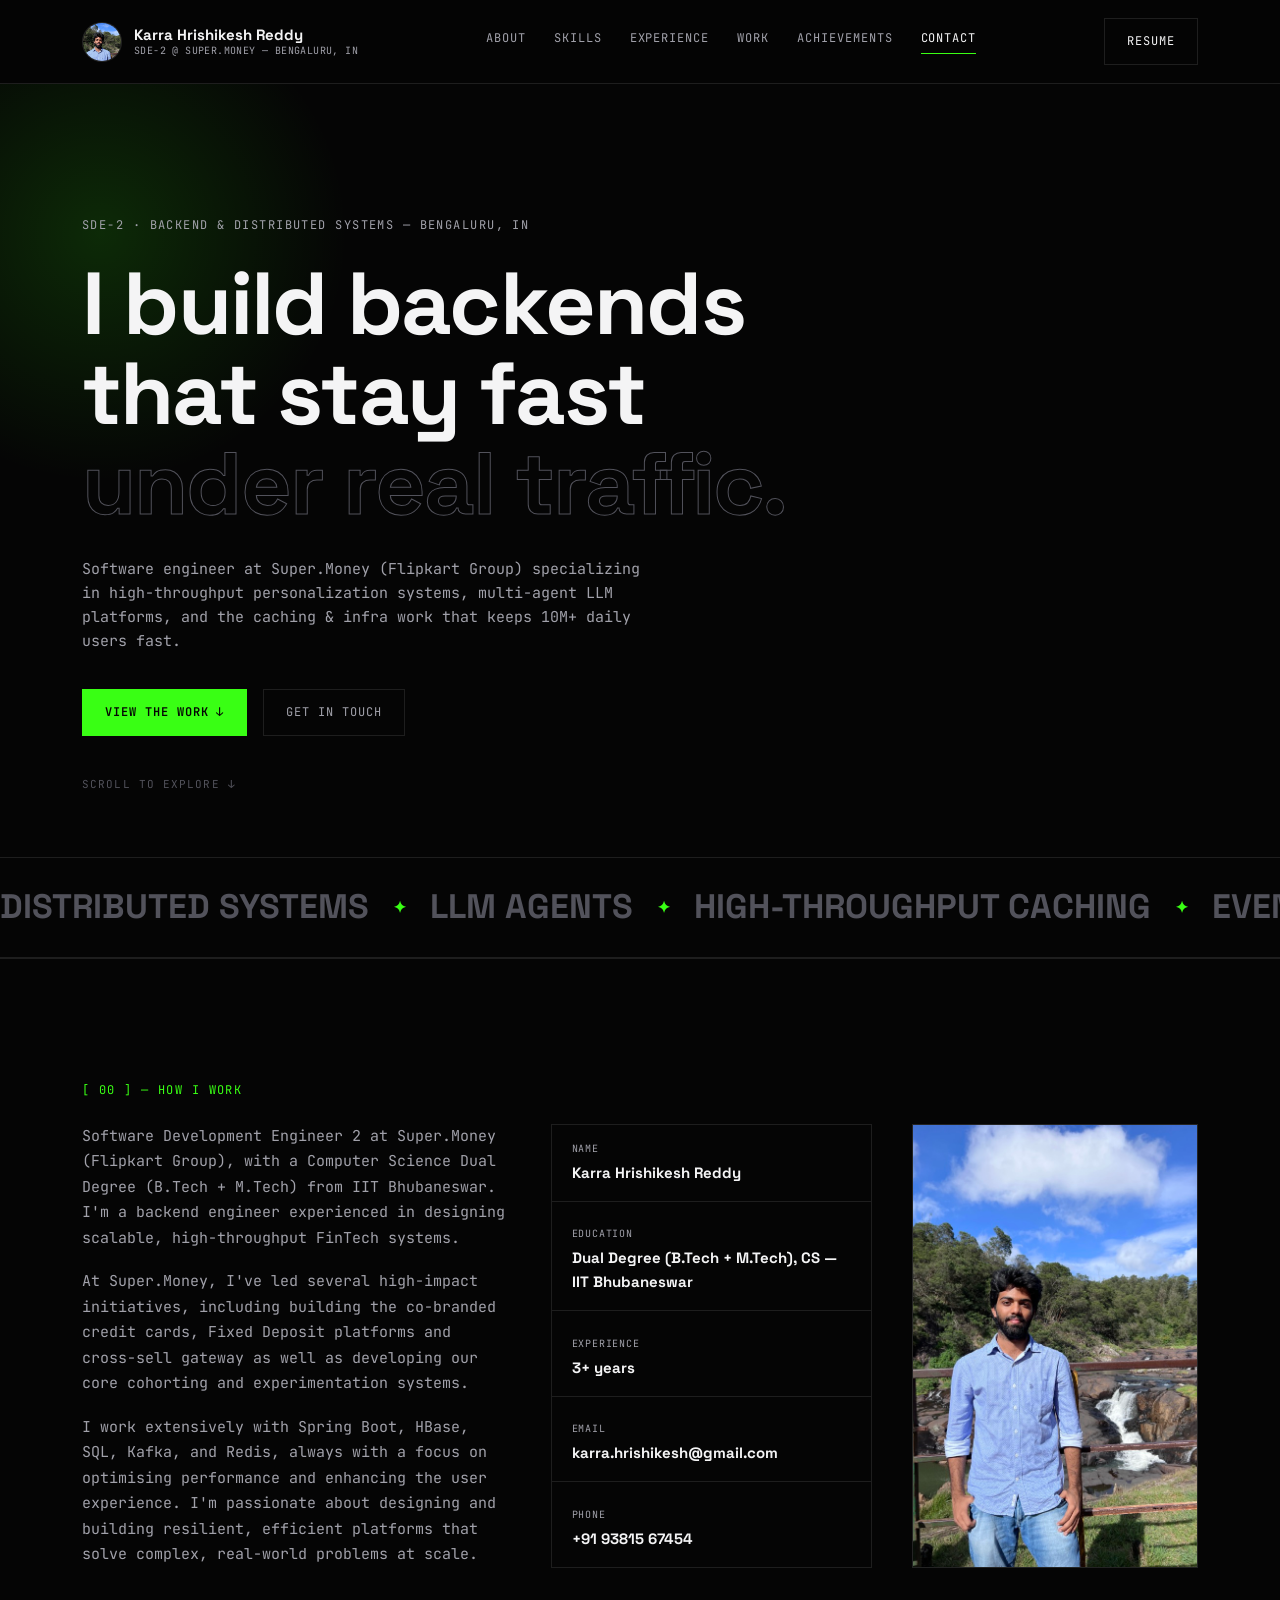
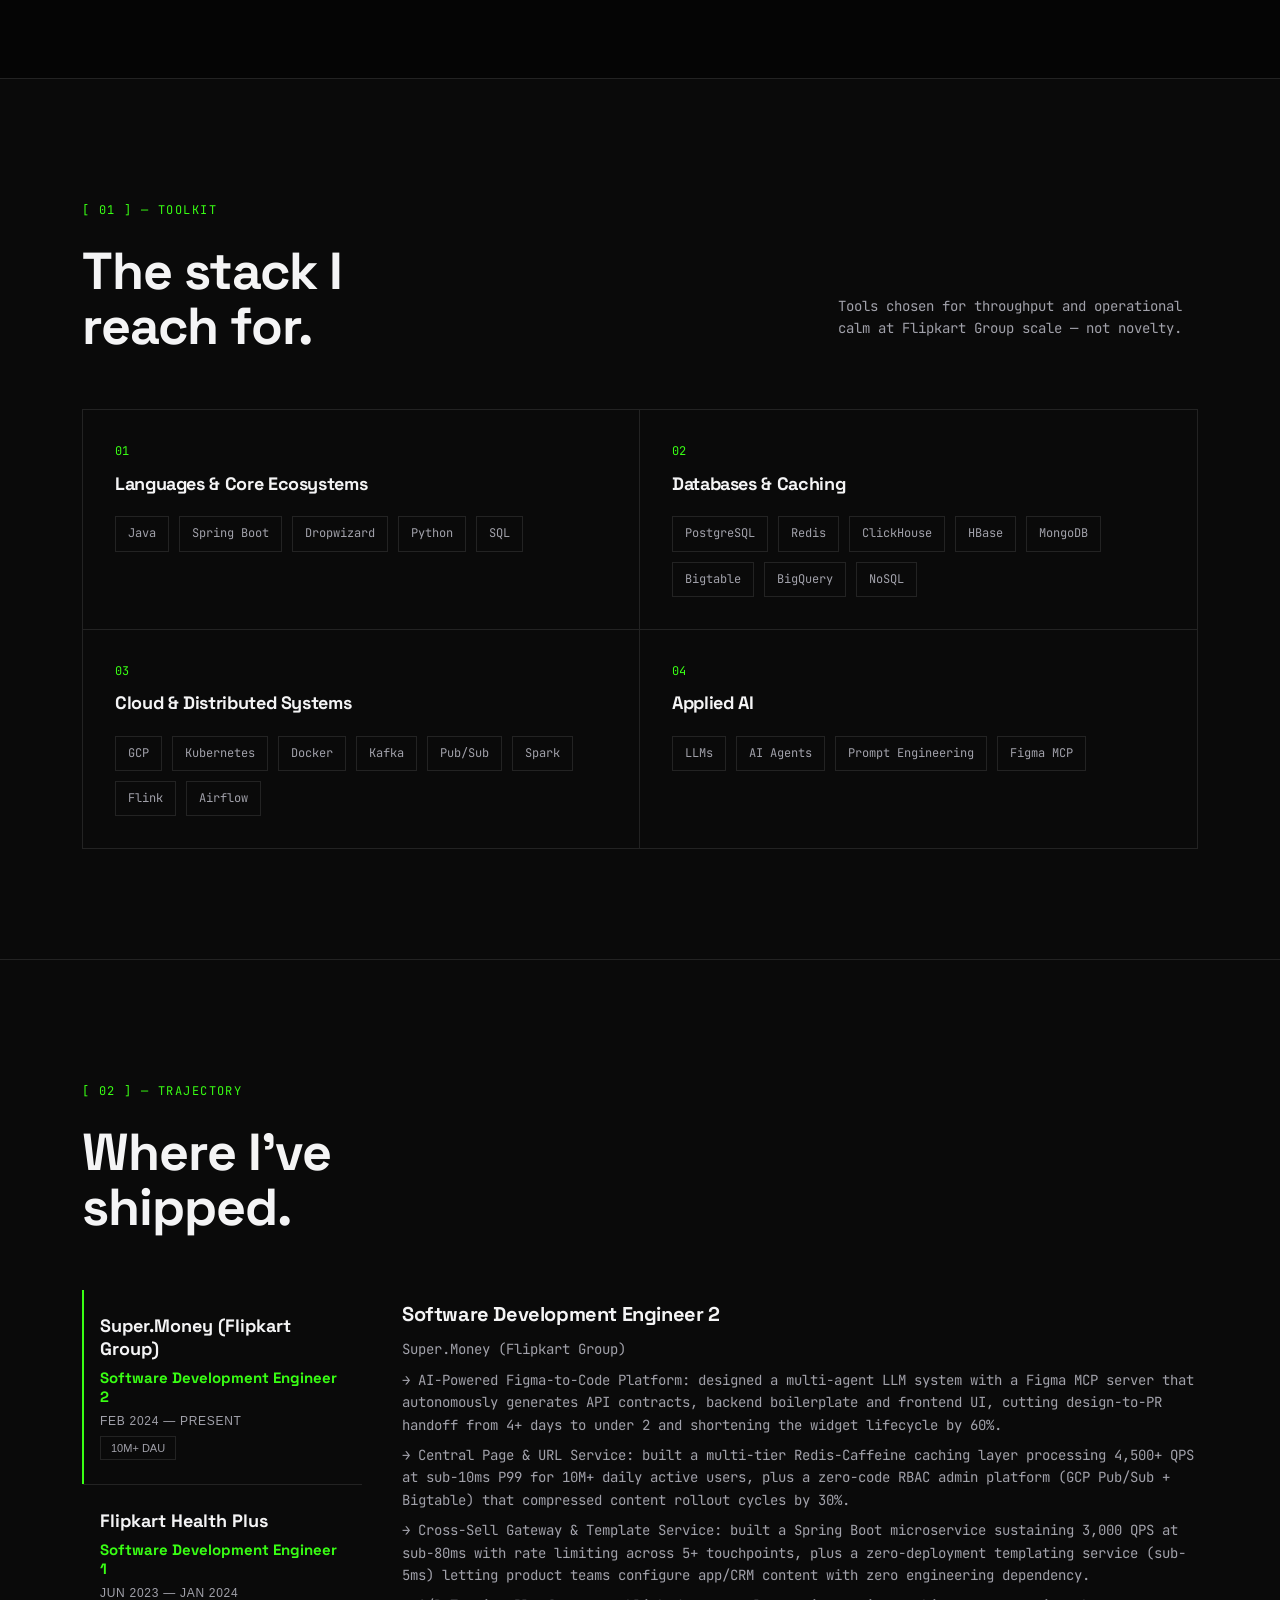
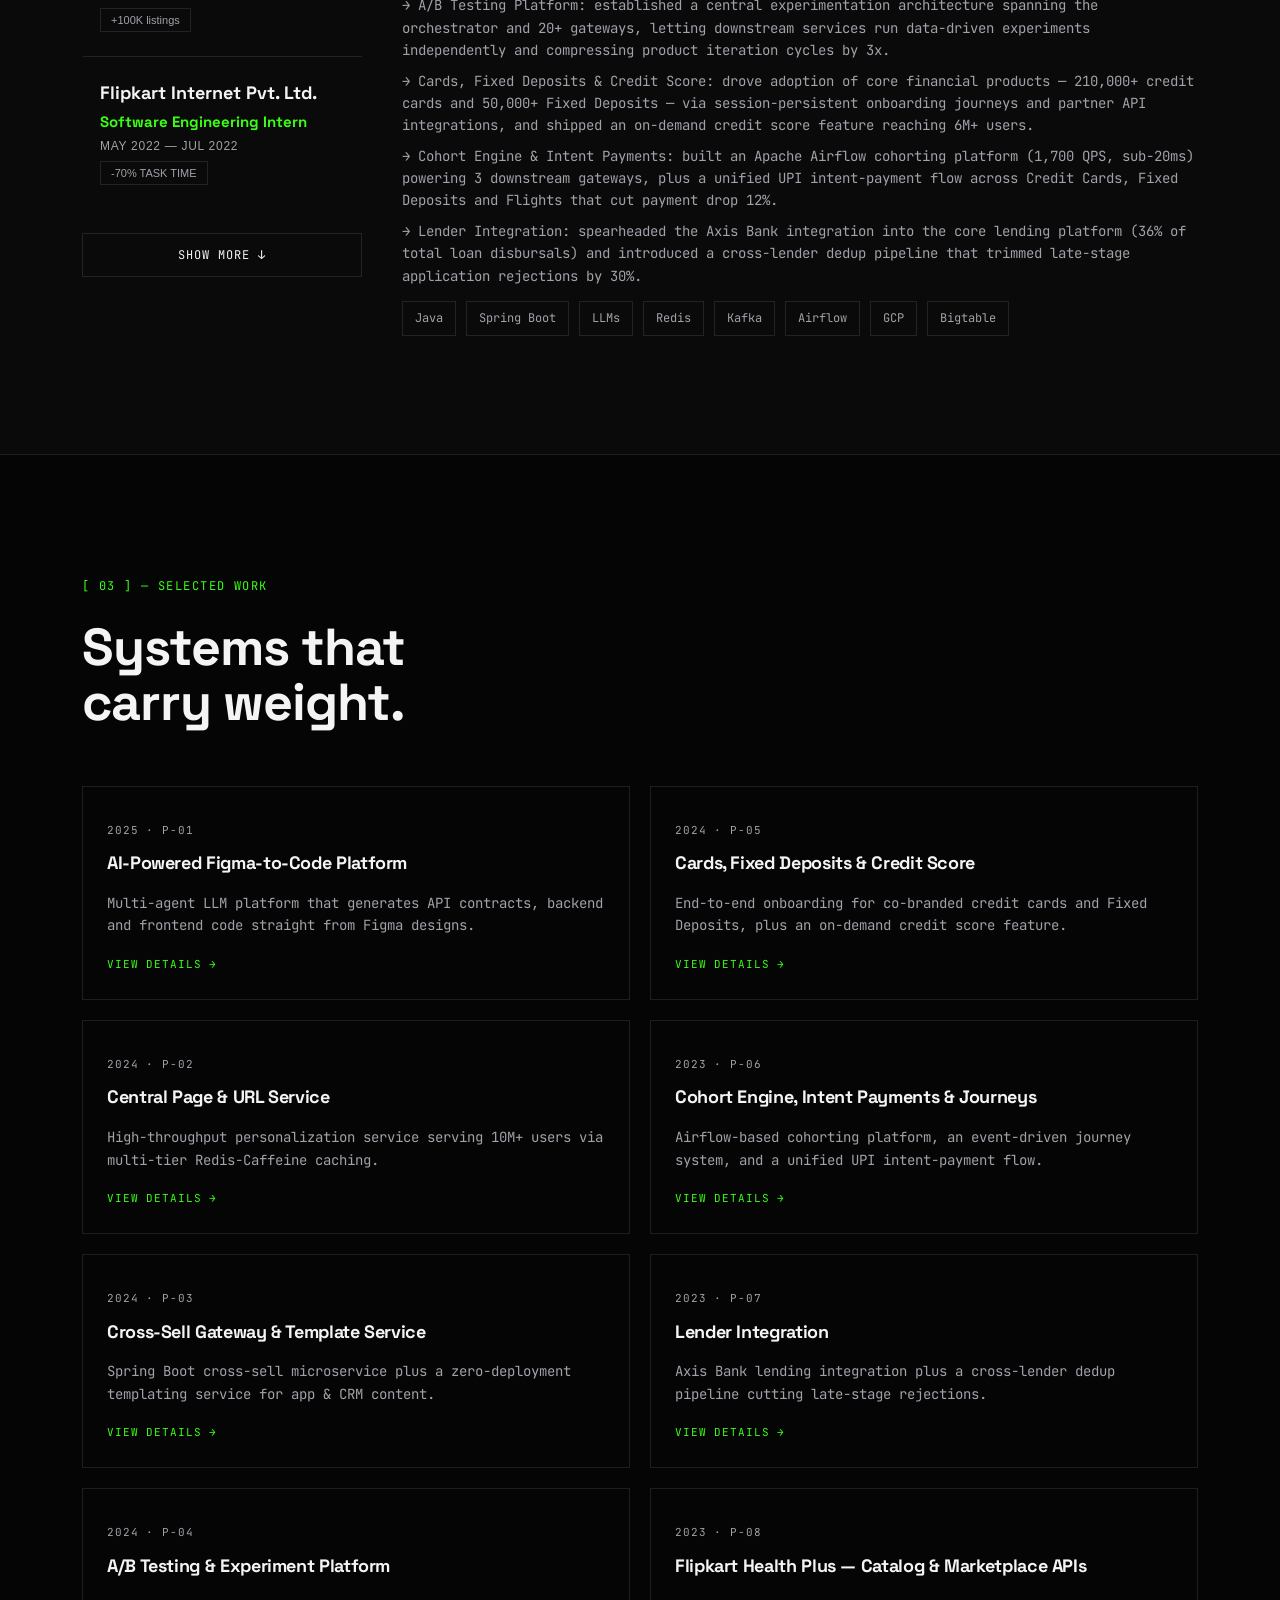
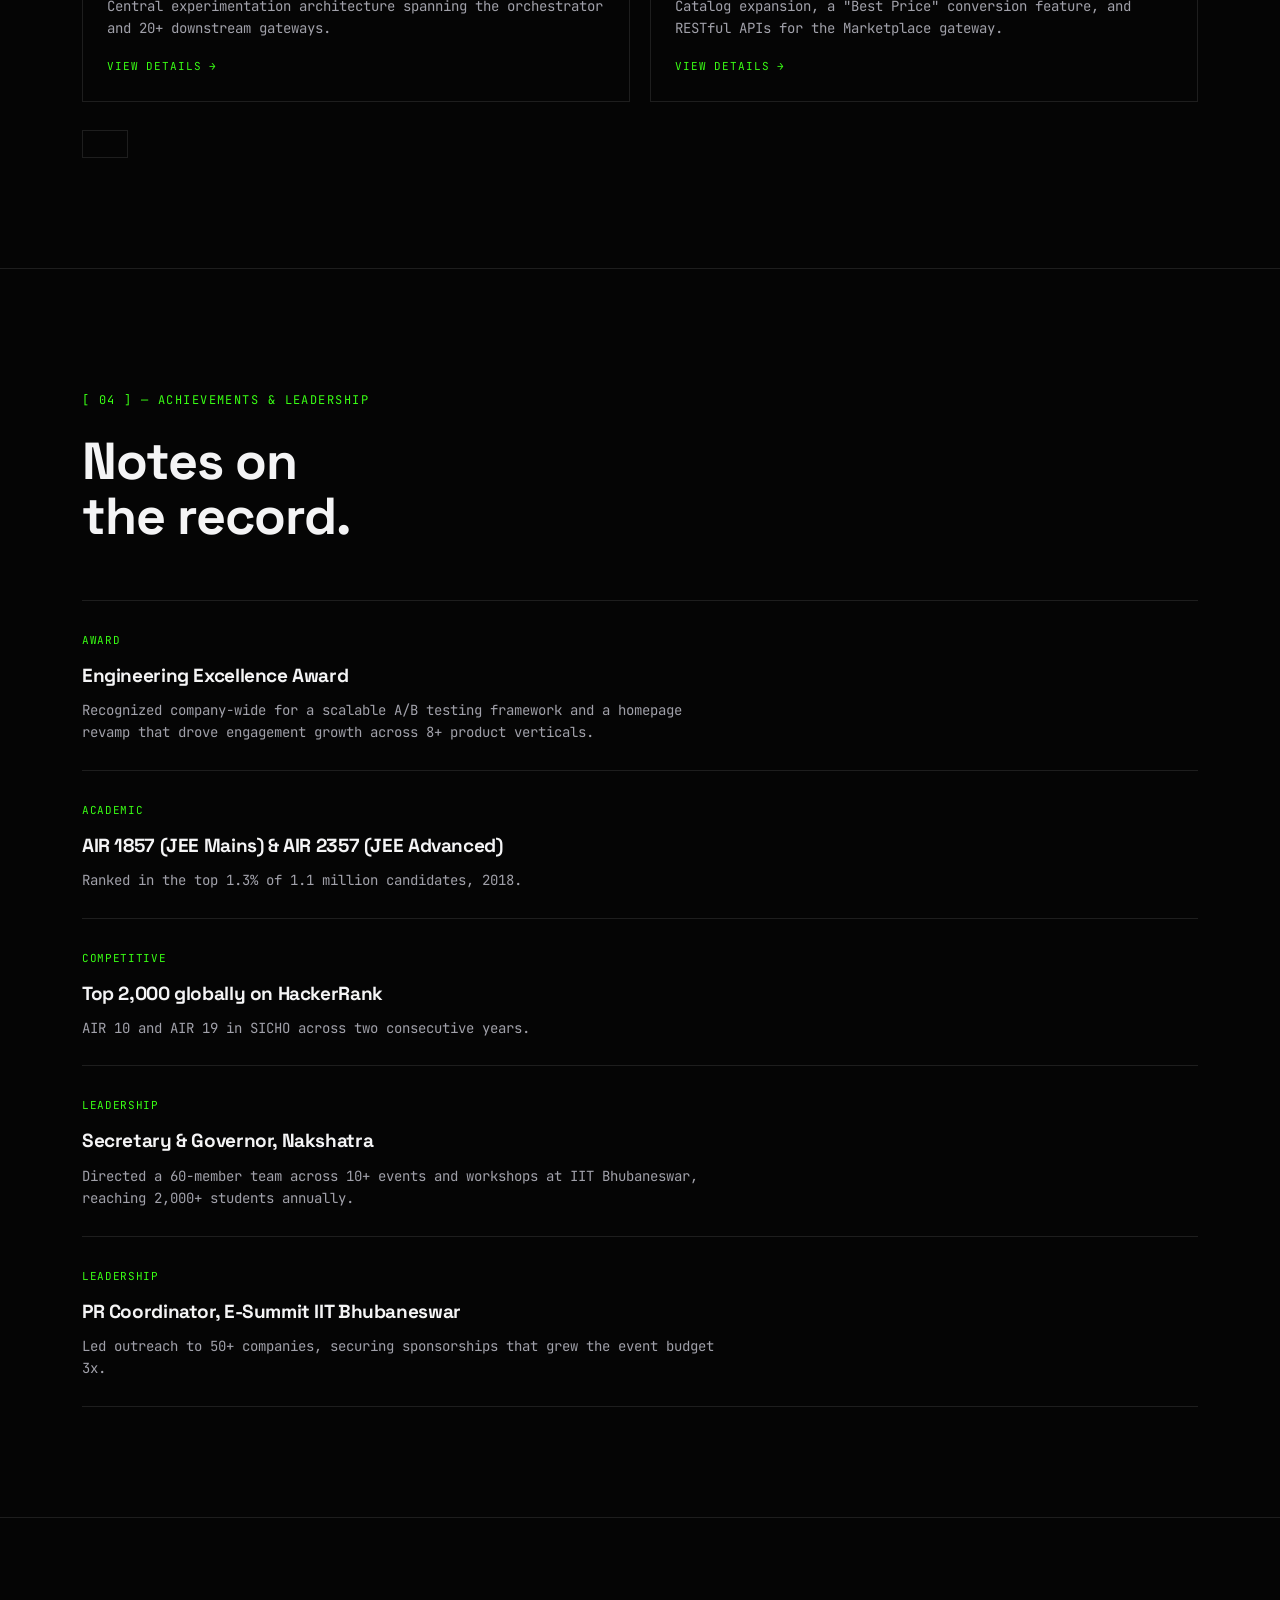
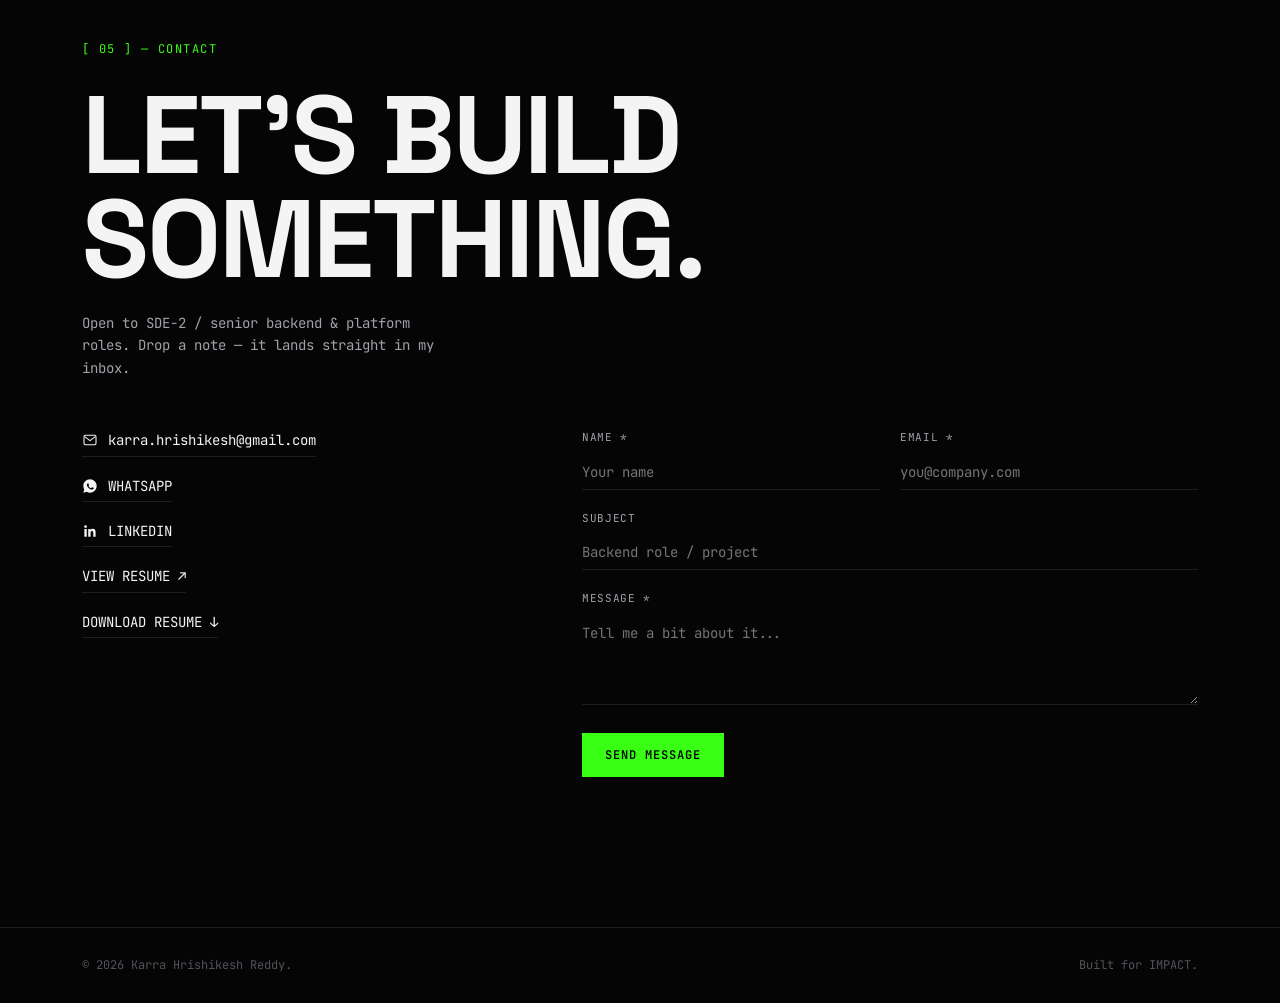
<file: index.html>
<!DOCTYPE html>
<html lang="en">
<head>
<meta charset="UTF-8" />
<meta name="viewport" content="width=device-width, initial-scale=1.0" />
<title>Karra Hrishikesh Reddy — Backend & Distributed Systems Engineer</title>
<meta name="description" content="Software Development Engineer specializing in high-throughput backend systems, personalization platforms and applied AI. SDE-2 at Super.Money (Flipkart Group)." />
<link rel="icon" href="data:," />
<link rel="preconnect" href="https://fonts.googleapis.com" />
<link rel="preconnect" href="https://fonts.gstatic.com" crossorigin />
<link href="https://fonts.googleapis.com/css2?family=JetBrains+Mono:wght@400;500;600;700&family=Space+Grotesk:wght@500;700&display=swap" rel="stylesheet" />
<link rel="stylesheet" href="style.css" />
</head>
<body>

<header class="nav" id="nav">
  <div class="nav-inner">
    <a href="#top" class="brand">
      <img class="avatar" id="brand-avatar" src="" alt="" />
      <span class="brand-text">
        <span class="brand-name" id="brand-name"></span>
        <span class="brand-role" id="brand-role"></span>
      </span>
    </a>
    <nav class="nav-links" id="nav-links"></nav>
    <div class="nav-actions">
      <a id="nav-resume" target="_blank" rel="noopener" class="btn btn-outline nav-resume">RESUME</a>
      <button class="nav-toggle" id="nav-toggle" aria-label="Toggle menu"><span></span><span></span><span></span></button>
    </div>
  </div>
</header>

<main id="top">

  <!-- HERO -->
  <section class="hero">
    <div class="hero-glow"></div>
    <div class="container">
      <p class="eyebrow reveal" id="hero-eyebrow"></p>
      <h1 class="hero-title reveal" id="hero-title"></h1>
      <p class="hero-sub reveal" id="hero-sub"></p>
      <div class="hero-cta reveal" id="hero-cta"></div>
      <p class="scroll-hint reveal" id="hero-scroll-hint"></p>
    </div>

    <div class="marquee">
      <div class="marquee-track" id="marquee-track"></div>
    </div>
  </section>

  <!-- MANIFESTO / APPROACH -->
  <section class="section" id="manifesto">
    <div class="container">
      <p class="section-label reveal" id="about-label"></p>

      <div class="manifesto-grid">
        <div class="about-bio reveal" id="about-bio"></div>
        <div class="about-details reveal" id="about-details"></div>
        <img class="about-photo reveal" id="about-photo" src="" alt="" />
      </div>
    </div>
  </section>

  <!-- TOOLKIT -->
  <section class="section section-alt" id="toolkit">
    <div class="container">
      <p class="section-label reveal" id="toolkit-label"></p>
      <div class="section-head">
        <h2 class="reveal" id="toolkit-heading"></h2>
        <p class="section-desc reveal" id="toolkit-desc"></p>
      </div>

      <div class="toolkit-grid reveal" id="toolkit-grid"></div>
    </div>
  </section>

  <!-- TRAJECTORY -->
  <section class="section section-alt" id="trajectory">
    <div class="container">
      <p class="section-label reveal" id="trajectory-label"></p>
      <div class="section-head">
        <h2 class="reveal" id="trajectory-heading"></h2>
      </div>

      <div class="timeline">
        <div class="timeline-tabs-col">
          <div class="timeline-tabs" id="timeline-tabs"></div>
          <button class="btn btn-outline timeline-more-btn" id="timeline-more-btn" type="button" hidden></button>
        </div>
        <div class="timeline-panel" id="timeline-panel"></div>
      </div>
    </div>
  </section>

  <!-- SELECTED WORK -->
  <section class="section" id="work">
    <div class="container">
      <p class="section-label reveal" id="work-label"></p>
      <div class="section-head">
        <h2 class="reveal" id="work-heading"></h2>
      </div>

      <div class="work-grid reveal">
        <div class="work-col" id="work-col-left"></div>
        <div class="work-col" id="work-col-right"></div>
      </div>
      <button class="btn btn-outline work-more-btn" id="work-more-btn" type="button" hidden></button>
    </div>
  </section>

  <!-- ACHIEVEMENTS -->
  <section class="section" id="achievements">
    <div class="container">
      <p class="section-label reveal" id="achievements-label"></p>
      <div class="section-head">
        <h2 class="reveal" id="achievements-heading"></h2>
      </div>

      <div class="writing-list" id="writing-list"></div>
    </div>
  </section>

  <!-- CONTACT -->
  <section class="section contact" id="contact">
    <div class="container">
      <p class="section-label reveal" id="contact-label"></p>
      <h2 class="contact-title reveal" id="contact-title"></h2>
      <p class="section-desc reveal" id="contact-desc"></p>

      <div class="contact-grid">
        <div class="contact-links reveal" id="contact-links"></div>

        <form class="contact-form reveal" id="contact-form" method="POST">
          <input type="hidden" name="_subject" value="New message from portfolio site" />
          <input type="hidden" name="_template" value="table" />
          <input type="hidden" name="_captcha" value="true" />
          <div class="form-row">
            <div class="form-field">
              <label for="name">NAME *</label>
              <input type="text" id="name" name="name" required placeholder="Your name" />
            </div>
            <div class="form-field">
              <label for="email">EMAIL *</label>
              <input type="email" id="email" name="email" required placeholder="you@company.com" />
            </div>
          </div>
          <div class="form-field">
            <label for="subject">SUBJECT</label>
            <input type="text" id="subject" name="subject" placeholder="Backend role / project" />
          </div>
          <div class="form-field">
            <label for="message">MESSAGE *</label>
            <textarea id="message" name="message" rows="4" required placeholder="Tell me a bit about it..."></textarea>
          </div>
          <button type="submit" class="btn btn-solid">SEND MESSAGE</button>
          <p class="form-note" id="form-note"></p>
        </form>
      </div>
    </div>
  </section>

</main>

<footer class="footer">
  <div class="container footer-inner">
    <span>© <span id="year"></span> <span id="footer-name"></span>.</span>
    <span id="footer-tagline"></span>
  </div>
</footer>

<div class="modal-overlay" id="project-modal" hidden>
  <div class="modal-box">
    <button class="modal-close" id="modal-close" type="button" aria-label="Close">&times;</button>
    <div id="modal-content"></div>
  </div>
</div>

<script src="data.js"></script>
<script src="script.js"></script>
</body>
</html>
</file>
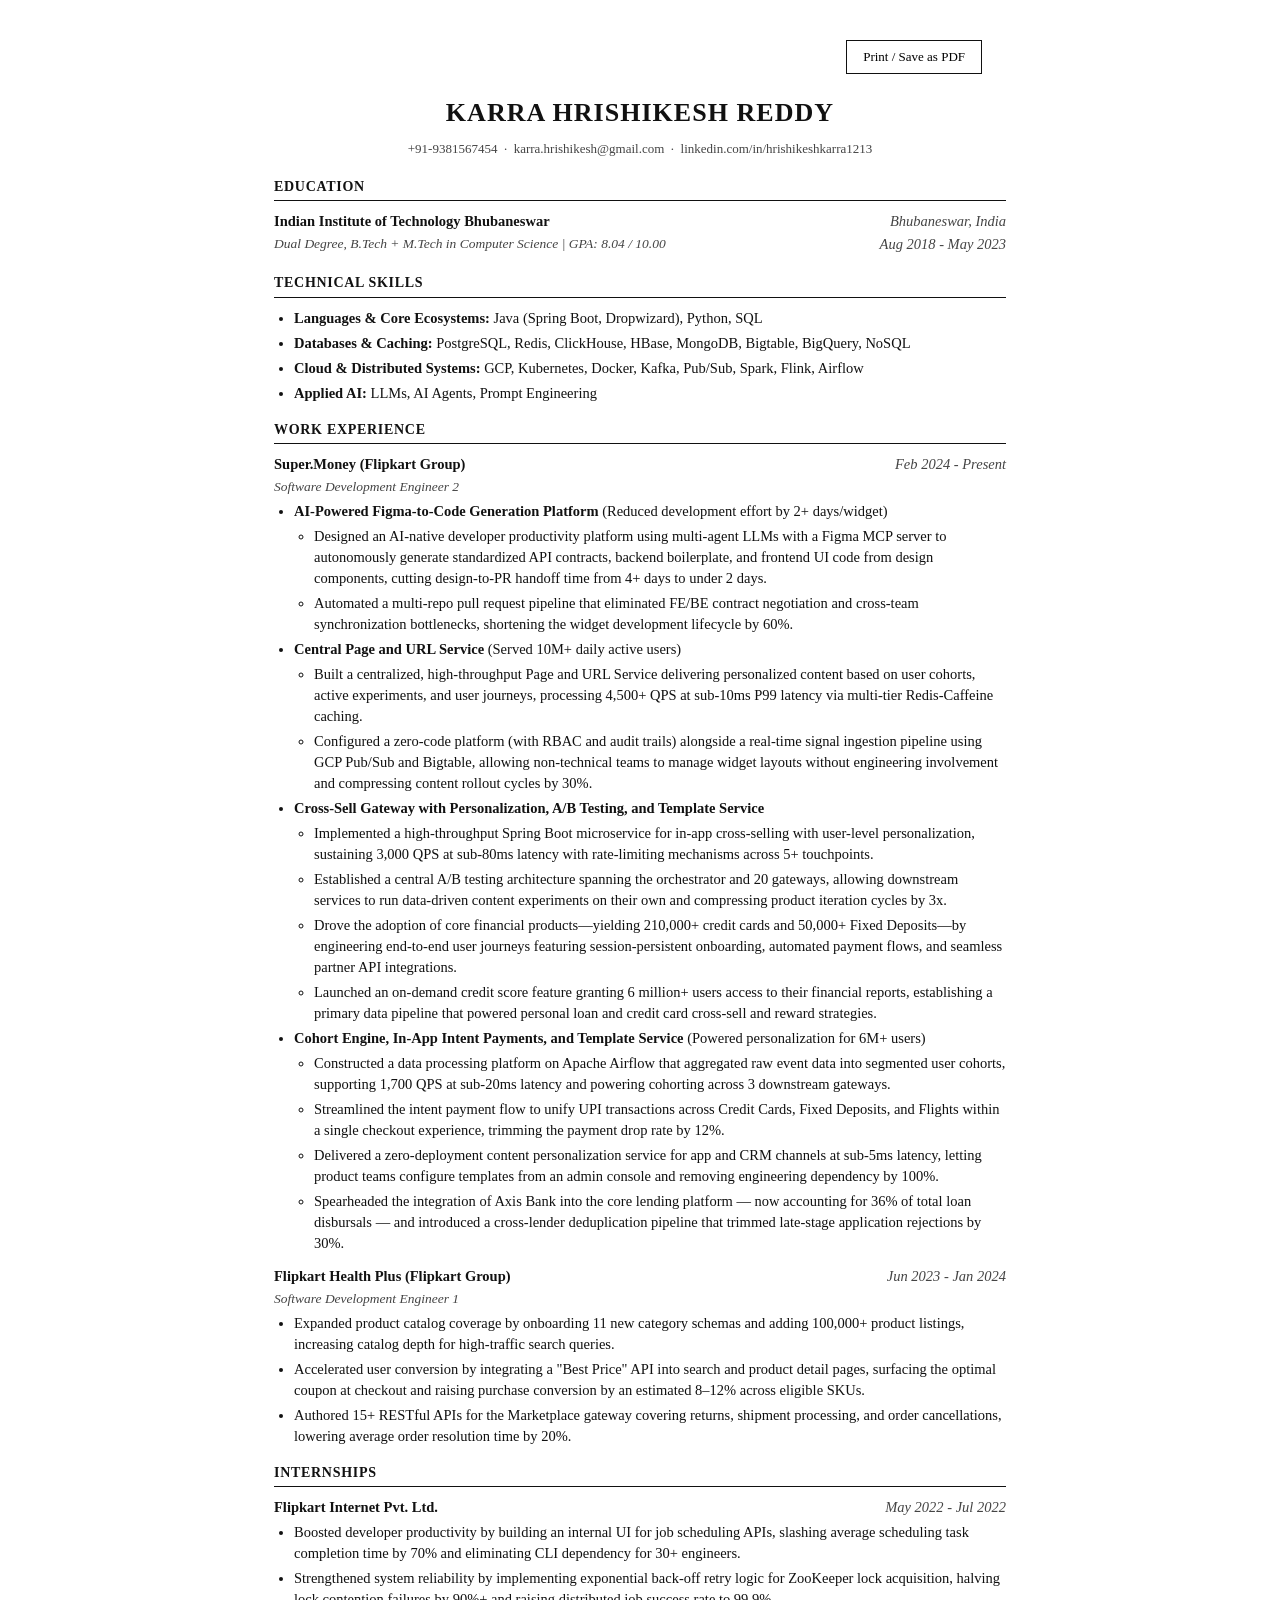
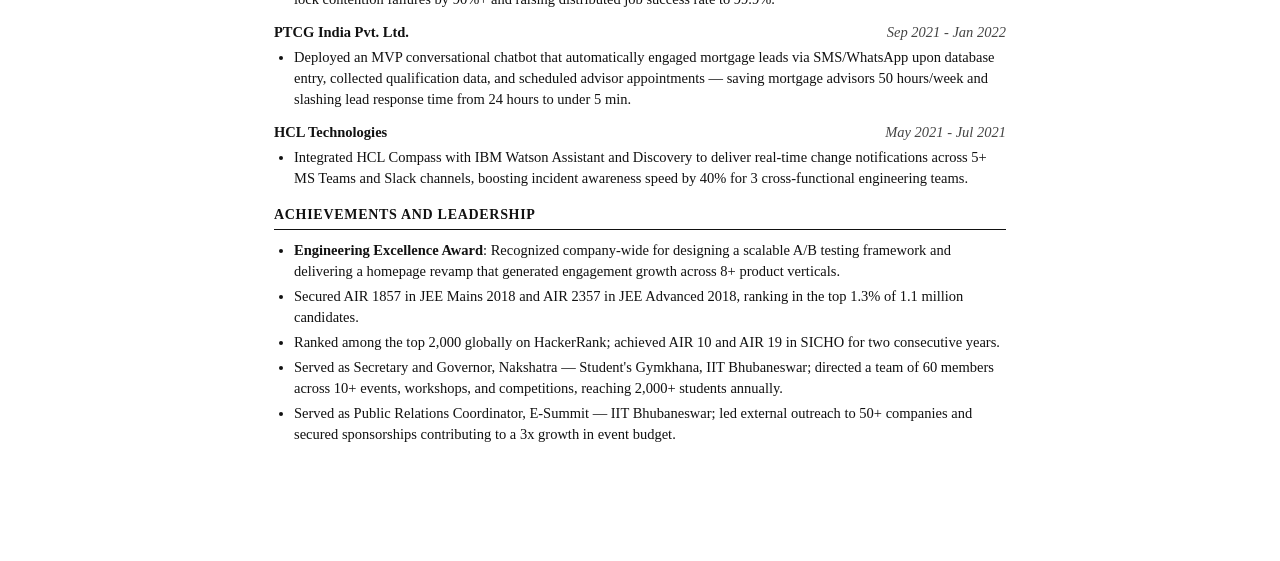
<file: resume.html>
<!DOCTYPE html>
<html lang="en">
<head>
<meta charset="UTF-8" />
<meta name="viewport" content="width=device-width, initial-scale=1.0" />
<title>Karra Hrishikesh Reddy — Resume</title>
<style>
  :root { --fg:#111; --dim:#444; --rule:#111; }
  * { box-sizing: border-box; }
  body {
    font-family: Georgia, 'Times New Roman', serif;
    color: var(--fg);
    max-width: 780px;
    margin: 40px auto;
    padding: 0 24px 60px;
    line-height: 1.45;
    font-size: 14.5px;
  }
  header { text-align: center; margin-bottom: 18px; }
  header h1 { font-size: 26px; letter-spacing: 0.04em; margin: 0 0 8px; text-transform: uppercase; }
  header .contact { font-size: 13px; color: var(--dim); }
  header .contact a { color: var(--dim); text-decoration: none; }
  section { margin-bottom: 16px; }
  h2 {
    font-size: 14px; text-transform: uppercase; letter-spacing: 0.05em;
    border-bottom: 1px solid var(--rule); padding-bottom: 3px; margin: 0 0 10px;
  }
  .row { display: flex; justify-content: space-between; gap: 12px; margin-bottom: 2px; }
  .row .left { font-weight: bold; }
  .row .right { font-style: italic; text-align: right; white-space: nowrap; color: var(--dim); }
  .sub { font-style: italic; color: var(--dim); font-size: 13.5px; margin-bottom: 4px; }
  ul { margin: 4px 0 12px; padding-left: 20px; }
  ul.tight li { margin-bottom: 4px; }
  ul ul { margin: 4px 0; }
  .skills li { margin-bottom: 6px; }
  .print-bar {
    max-width: 780px; margin: 0 auto 20px; padding: 0 24px;
    display: flex; justify-content: flex-end;
  }
  .print-bar button {
    font-family: Georgia, serif; font-size: 13px; padding: 8px 16px;
    border: 1px solid #111; background: #fff; cursor: pointer;
  }
  @media print { .print-bar { display: none; } body { margin: 0; } }
</style>
</head>
<body>

<div class="print-bar"><button onclick="window.print()">Print / Save as PDF</button></div>

<header>
  <h1>Karra Hrishikesh Reddy</h1>
  <div class="contact">
    +91-9381567454 &nbsp;·&nbsp;
    <a href="mailto:karra.hrishikesh@gmail.com">karra.hrishikesh@gmail.com</a> &nbsp;·&nbsp;
    <a href="https://www.linkedin.com/in/hrishikeshkarra1213/" target="_blank" rel="noopener">linkedin.com/in/hrishikeshkarra1213</a>
  </div>
</header>

<section>
  <h2>Education</h2>
  <div class="row">
    <span class="left">Indian Institute of Technology Bhubaneswar</span>
    <span class="right">Bhubaneswar, India</span>
  </div>
  <div class="row">
    <span class="sub">Dual Degree, B.Tech + M.Tech in Computer Science | GPA: 8.04 / 10.00</span>
    <span class="right">Aug 2018 - May 2023</span>
  </div>
</section>

<section>
  <h2>Technical Skills</h2>
  <ul class="skills tight">
    <li><b>Languages &amp; Core Ecosystems:</b> Java (Spring Boot, Dropwizard), Python, SQL</li>
    <li><b>Databases &amp; Caching:</b> PostgreSQL, Redis, ClickHouse, HBase, MongoDB, Bigtable, BigQuery, NoSQL</li>
    <li><b>Cloud &amp; Distributed Systems:</b> GCP, Kubernetes, Docker, Kafka, Pub/Sub, Spark, Flink, Airflow</li>
    <li><b>Applied AI:</b> LLMs, AI Agents, Prompt Engineering</li>
  </ul>
</section>

<section>
  <h2>Work Experience</h2>

  <div class="row"><span class="left">Super.Money (Flipkart Group)</span><span class="right">Feb 2024 - Present</span></div>
  <div class="sub">Software Development Engineer 2</div>
  <ul class="tight">
    <li><b>AI-Powered Figma-to-Code Generation Platform</b> (Reduced development effort by 2+ days/widget)
      <ul>
        <li>Designed an AI-native developer productivity platform using multi-agent LLMs with a Figma MCP server to autonomously generate standardized API contracts, backend boilerplate, and frontend UI code from design components, cutting design-to-PR handoff time from 4+ days to under 2 days.</li>
        <li>Automated a multi-repo pull request pipeline that eliminated FE/BE contract negotiation and cross-team synchronization bottlenecks, shortening the widget development lifecycle by 60%.</li>
      </ul>
    </li>
    <li><b>Central Page and URL Service</b> (Served 10M+ daily active users)
      <ul>
        <li>Built a centralized, high-throughput Page and URL Service delivering personalized content based on user cohorts, active experiments, and user journeys, processing 4,500+ QPS at sub-10ms P99 latency via multi-tier Redis-Caffeine caching.</li>
        <li>Configured a zero-code platform (with RBAC and audit trails) alongside a real-time signal ingestion pipeline using GCP Pub/Sub and Bigtable, allowing non-technical teams to manage widget layouts without engineering involvement and compressing content rollout cycles by 30%.</li>
      </ul>
    </li>
    <li><b>Cross-Sell Gateway with Personalization, A/B Testing, and Template Service</b>
      <ul>
        <li>Implemented a high-throughput Spring Boot microservice for in-app cross-selling with user-level personalization, sustaining 3,000 QPS at sub-80ms latency with rate-limiting mechanisms across 5+ touchpoints.</li>
        <li>Established a central A/B testing architecture spanning the orchestrator and 20 gateways, allowing downstream services to run data-driven content experiments on their own and compressing product iteration cycles by 3x.</li>
        <li>Drove the adoption of core financial products—yielding 210,000+ credit cards and 50,000+ Fixed Deposits—by engineering end-to-end user journeys featuring session-persistent onboarding, automated payment flows, and seamless partner API integrations.</li>
        <li>Launched an on-demand credit score feature granting 6 million+ users access to their financial reports, establishing a primary data pipeline that powered personal loan and credit card cross-sell and reward strategies.</li>
      </ul>
    </li>
    <li><b>Cohort Engine, In-App Intent Payments, and Template Service</b> (Powered personalization for 6M+ users)
      <ul>
        <li>Constructed a data processing platform on Apache Airflow that aggregated raw event data into segmented user cohorts, supporting 1,700 QPS at sub-20ms latency and powering cohorting across 3 downstream gateways.</li>
        <li>Streamlined the intent payment flow to unify UPI transactions across Credit Cards, Fixed Deposits, and Flights within a single checkout experience, trimming the payment drop rate by 12%.</li>
        <li>Delivered a zero-deployment content personalization service for app and CRM channels at sub-5ms latency, letting product teams configure templates from an admin console and removing engineering dependency by 100%.</li>
        <li>Spearheaded the integration of Axis Bank into the core lending platform — now accounting for 36% of total loan disbursals — and introduced a cross-lender deduplication pipeline that trimmed late-stage application rejections by 30%.</li>
      </ul>
    </li>
  </ul>

  <div class="row"><span class="left">Flipkart Health Plus (Flipkart Group)</span><span class="right">Jun 2023 - Jan 2024</span></div>
  <div class="sub">Software Development Engineer 1</div>
  <ul class="tight">
    <li>Expanded product catalog coverage by onboarding 11 new category schemas and adding 100,000+ product listings, increasing catalog depth for high-traffic search queries.</li>
    <li>Accelerated user conversion by integrating a "Best Price" API into search and product detail pages, surfacing the optimal coupon at checkout and raising purchase conversion by an estimated 8–12% across eligible SKUs.</li>
    <li>Authored 15+ RESTful APIs for the Marketplace gateway covering returns, shipment processing, and order cancellations, lowering average order resolution time by 20%.</li>
  </ul>
</section>

<section>
  <h2>Internships</h2>

  <div class="row"><span class="left">Flipkart Internet Pvt. Ltd.</span><span class="right">May 2022 - Jul 2022</span></div>
  <ul class="tight">
    <li>Boosted developer productivity by building an internal UI for job scheduling APIs, slashing average scheduling task completion time by 70% and eliminating CLI dependency for 30+ engineers.</li>
    <li>Strengthened system reliability by implementing exponential back-off retry logic for ZooKeeper lock acquisition, halving lock contention failures by 90%+ and raising distributed job success rate to 99.9%.</li>
  </ul>

  <div class="row"><span class="left">PTCG India Pvt. Ltd.</span><span class="right">Sep 2021 - Jan 2022</span></div>
  <ul class="tight">
    <li>Deployed an MVP conversational chatbot that automatically engaged mortgage leads via SMS/WhatsApp upon database entry, collected qualification data, and scheduled advisor appointments — saving mortgage advisors 50 hours/week and slashing lead response time from 24 hours to under 5 min.</li>
  </ul>

  <div class="row"><span class="left">HCL Technologies</span><span class="right">May 2021 - Jul 2021</span></div>
  <ul class="tight">
    <li>Integrated HCL Compass with IBM Watson Assistant and Discovery to deliver real-time change notifications across 5+ MS Teams and Slack channels, boosting incident awareness speed by 40% for 3 cross-functional engineering teams.</li>
  </ul>
</section>

<section>
  <h2>Achievements and Leadership</h2>
  <ul class="tight">
    <li><b>Engineering Excellence Award</b>: Recognized company-wide for designing a scalable A/B testing framework and delivering a homepage revamp that generated engagement growth across 8+ product verticals.</li>
    <li>Secured AIR 1857 in JEE Mains 2018 and AIR 2357 in JEE Advanced 2018, ranking in the top 1.3% of 1.1 million candidates.</li>
    <li>Ranked among the top 2,000 globally on HackerRank; achieved AIR 10 and AIR 19 in SICHO for two consecutive years.</li>
    <li>Served as Secretary and Governor, Nakshatra — Student's Gymkhana, IIT Bhubaneswar; directed a team of 60 members across 10+ events, workshops, and competitions, reaching 2,000+ students annually.</li>
    <li>Served as Public Relations Coordinator, E-Summit — IIT Bhubaneswar; led external outreach to 50+ companies and secured sponsorships contributing to a 3x growth in event budget.</li>
  </ul>
</section>

</body>
</html>
</file>
<file: style.css>
:root {
  --bg: #050505;
  --bg-alt: #0a0a0a;
  --fg: #f4f4f5;
  --fg-dim: #a1a1aa;
  --fg-faint: #52525b;
  --accent: #39ff14;
  --border: rgba(255, 255, 255, 0.1);
  --mono: "JetBrains Mono", monospace;
  --display: "Space Grotesk", sans-serif;
  --container: 1180px;
}

* { box-sizing: border-box; }
html { scroll-behavior: smooth; }

body {
  margin: 0;
  background: var(--bg);
  color: var(--fg);
  font-family: var(--mono);
  font-size: 15px;
  line-height: 1.6;
  -webkit-font-smoothing: antialiased;
}

.container {
  max-width: var(--container);
  margin: 0 auto;
  padding: 0 32px;
}

a { color: inherit; text-decoration: none; }

h1, h2, h3, h4 {
  font-family: var(--display);
  margin: 0;
  letter-spacing: -0.02em;
}

.accent { color: var(--accent); }

/* ---------- NAV ---------- */
.nav {
  position: sticky;
  top: 0;
  z-index: 50;
  background: rgba(5, 5, 5, 0.75);
  backdrop-filter: blur(10px);
  border-bottom: 1px solid var(--border);
}
.nav-inner {
  max-width: var(--container);
  margin: 0 auto;
  padding: 18px 32px;
  display: flex;
  align-items: center;
  justify-content: space-between;
}
.brand {
  display: flex;
  align-items: center;
  gap: 12px;
}
.avatar {
  width: 40px;
  height: 40px;
  border-radius: 50%;
  object-fit: cover;
  object-position: center;
  border: 1px solid var(--border);
  flex-shrink: 0;
  background: var(--bg-alt);
}
.brand-text { display: flex; flex-direction: column; line-height: 1.25; }
.brand-name {
  font-family: var(--display);
  font-weight: 700;
  font-size: 15px;
}
.brand-role {
  font-size: 10px;
  letter-spacing: 0.04em;
  color: var(--fg-dim);
  text-transform: uppercase;
}
.nav-links {
  display: flex;
  gap: 28px;
  font-size: 12px;
  letter-spacing: 0.08em;
  text-transform: uppercase;
}
.nav-links a { position: relative; padding-bottom: 6px; color: var(--fg-dim); transition: color .2s; }
.nav-links a:hover { color: var(--fg); }
.nav-links a::after {
  content: ''; position: absolute; left: 0; bottom: 0;
  width: 0; height: 1px; background: var(--accent);
  transition: width .25s ease;
}
.nav-links a.active { color: var(--fg); }
.nav-links a.active::after { width: 100%; }
.nav-actions { display: flex; align-items: center; gap: 14px; }
.nav-resume { font-size: 11px; padding: 8px 14px; }
.nav-toggle {
  display: none;
  flex-direction: column;
  justify-content: center;
  gap: 4px;
  width: 32px; height: 32px;
  background: none; border: none; cursor: pointer;
}
.nav-toggle span { display: block; height: 2px; background: var(--fg); }

/* ---------- BUTTONS ---------- */
.btn {
  display: inline-block;
  background: none;
  font-family: var(--mono);
  font-size: 12px;
  letter-spacing: 0.08em;
  text-transform: uppercase;
  padding: 13px 22px;
  border: 1px solid var(--border);
  transition: all .2s;
  cursor: pointer;
}
.btn-solid { background: var(--accent); color: #050505; border-color: var(--accent); font-weight: 600; }
.btn-solid:hover { background: #5eff3e; }
.btn-ghost { color: var(--fg-dim); }
.btn-ghost:hover { color: var(--fg); border-color: var(--fg-dim); }
.btn-outline { border-color: var(--border); color: var(--fg); }
.btn-outline:hover { border-color: var(--accent); color: var(--accent); }

/* ---------- HERO ---------- */
.hero { position: relative; padding: 120px 0 0; overflow: hidden; }
.hero-glow {
  position: absolute;
  top: -100px; left: -150px;
  width: 500px; height: 500px;
  background: radial-gradient(circle, rgba(57,255,20,0.15), transparent 70%);
  pointer-events: none;
}
.eyebrow {
  font-size: 12px;
  letter-spacing: 0.12em;
  color: var(--fg-dim);
  text-transform: uppercase;
  margin-bottom: 24px;
}
.hero-title {
  font-size: clamp(40px, 7vw, 88px);
  font-weight: 700;
  line-height: 1.02;
  margin-bottom: 28px;
}
.hero-title .outline {
  color: transparent;
  -webkit-text-stroke: 1px var(--fg-faint);
}
.hero-sub {
  max-width: 560px;
  color: var(--fg-dim);
  font-size: 15px;
  margin-bottom: 36px;
}
.hero-cta { display: flex; gap: 16px; margin-bottom: 40px; flex-wrap: wrap; }
.scroll-hint { font-size: 11px; letter-spacing: 0.1em; color: var(--fg-faint); text-transform: uppercase; }

/* ---------- MARQUEE ---------- */
.marquee {
  margin-top: 64px;
  border-top: 1px solid var(--border);
  border-bottom: 1px solid var(--border);
  overflow: hidden;
  white-space: nowrap;
  padding: 22px 0;
}
.marquee-track {
  display: inline-flex;
  align-items: center;
  gap: 24px;
  animation: scroll-left 32s linear infinite;
  font-family: var(--display);
  font-weight: 700;
  font-size: clamp(20px, 3vw, 34px);
  color: var(--fg-faint);
  text-transform: uppercase;
}
.marquee-track .dot { color: var(--accent); font-size: 16px; }
@keyframes scroll-left {
  from { transform: translateX(0); }
  to { transform: translateX(-50%); }
}

/* ---------- SECTIONS ---------- */
.section { padding: 110px 0; border-top: 1px solid var(--border); }
.section-alt { background: var(--bg-alt); }
.section-label {
  font-size: 12px;
  letter-spacing: 0.12em;
  color: var(--accent);
  text-transform: uppercase;
  margin-bottom: 24px;
}
.section-head { display: flex; justify-content: space-between; align-items: flex-end; gap: 40px; margin-bottom: 56px; flex-wrap: wrap; }
.section-head h2 { font-size: clamp(32px, 5vw, 52px); font-weight: 700; line-height: 1.05; }
.section-desc { color: var(--fg-dim); max-width: 360px; font-size: 14px; }

/* ---------- MANIFESTO ---------- */
.manifesto-grid { display: grid; grid-template-columns: 1.2fr 0.9fr 0.8fr; gap: 40px; align-items: stretch; }
.about-bio p { color: var(--fg-dim); font-size: 15px; line-height: 1.7; margin: 0 0 18px; }
.about-bio p:last-child { margin-bottom: 0; }

.about-details { height: 100%; border: 1px solid var(--border); display: flex; flex-direction: column; justify-content: space-between; }
.detail-row { display: flex; flex-direction: column; gap: 4px; padding: 16px 20px; border-bottom: 1px solid var(--border); }
.detail-row:last-child { border-bottom: none; }

.about-photo {
  width: 100%; height: 100%;
  object-fit: cover; object-position: top center;
  border: 1px solid var(--border);
  background: var(--bg-alt);
}
.detail-label { font-size: 10px; letter-spacing: 0.08em; color: var(--fg-dim); text-transform: uppercase; }
.detail-value { font-family: var(--display); font-size: 15px; font-weight: 700; }
.detail-value a { color: inherit; text-decoration: none; }
.detail-value a:hover { color: var(--accent); }

/* ---------- TOOLKIT ---------- */
.toolkit-grid { display: grid; grid-template-columns: 1fr 1fr; border: 1px solid var(--border); }
.toolkit-card { padding: 32px; border-right: 1px solid var(--border); border-bottom: 1px solid var(--border); }
.toolkit-card:nth-child(2n) { border-right: none; }
.toolkit-card:nth-child(n+3) { border-bottom: none; }
.toolkit-num { color: var(--accent); font-size: 12px; margin: 0 0 8px; }
.toolkit-card h4 { font-size: 18px; margin-bottom: 18px; }
.pills { display: flex; flex-wrap: wrap; gap: 10px; }
.pills span {
  font-size: 12px;
  padding: 7px 12px;
  border: 1px solid var(--border);
  color: var(--fg-dim);
}

/* ---------- WORK GRID ---------- */
.work-grid { display: grid; grid-template-columns: 1fr 1fr; gap: 20px; align-items: start; }
.work-col { display: flex; flex-direction: column; gap: 20px; }
.work-card {
  border: 1px solid var(--border); padding: 24px; cursor: pointer;
  transition: border-color .2s ease, transform .2s ease, background .2s ease;
}
.work-card:hover { border-color: var(--accent); background: var(--bg-alt); transform: translateY(-3px); }
.work-card-meta { font-size: 11px; letter-spacing: 0.08em; color: var(--fg-dim); text-transform: uppercase; margin-bottom: 10px; }
.work-card h4 { font-size: 18px; margin-bottom: 8px; }
.work-card-brief { color: var(--fg-dim); font-size: 14px; margin-bottom: 14px; }
.work-card-cta { font-size: 11px; letter-spacing: 0.08em; color: var(--accent); text-transform: uppercase; }
.work-more-btn { margin-top: 28px; }

/* ---------- PROJECT META / STATS (reused inside modal) ---------- */
.project-meta { font-size: 12px; letter-spacing: 0.08em; color: var(--fg-dim); display: flex; align-items: center; gap: 12px; margin-bottom: 16px; text-transform: uppercase; }
.project-meta .rule { width: 40px; height: 1px; background: var(--fg-faint); }
.modal-box h3 { font-size: clamp(22px, 3vw, 28px); margin-bottom: 16px; }
.modal-box .modal-desc { color: var(--fg-dim); font-size: 14px; margin-bottom: 24px; }
.project-stats { display: flex; gap: 28px; border: 1px solid var(--border); padding: 18px; margin-bottom: 20px; flex-wrap: wrap; }
.project-stats div { display: flex; flex-direction: column; gap: 4px; }
.project-stats span { font-family: var(--display); font-weight: 700; font-size: 16px; color: var(--accent); }
.project-stats small { font-size: 10px; color: var(--fg-dim); letter-spacing: 0.06em; text-transform: uppercase; }

/* ---------- MODAL ---------- */
.modal-overlay { position: fixed; inset: 0; background: rgba(5,5,5,0.85); display: flex; align-items: center; justify-content: center; padding: 24px; z-index: 100; }
.modal-overlay[hidden] { display: none; }
.modal-box { position: relative; background: var(--bg-alt); border: 1px solid var(--border); max-width: 640px; width: 100%; max-height: 85vh; overflow-y: auto; padding: 40px; }
.modal-close {
  position: absolute; top: 16px; right: 16px;
  width: 32px; height: 32px; background: none; border: 1px solid var(--border);
  color: var(--fg); font-size: 18px; line-height: 1; cursor: pointer;
}
.modal-close:hover { border-color: var(--accent); color: var(--accent); }

/* ---------- TIMELINE ---------- */
.timeline { display: grid; grid-template-columns: 280px 1fr; gap: 40px; align-items: start; }
.timeline-tabs-col { display: flex; flex-direction: column; }
.timeline-tabs { display: flex; flex-direction: column; }
.timeline-tab {
  display: flex; flex-direction: column; gap: 8px; text-align: left;
  background: none; border: none; border-top: 1px solid var(--border);
  padding: 24px 16px; cursor: pointer; width: 100%; color: var(--fg);
  border-left: 2px solid transparent;
}
.timeline-tab:first-child { border-top: none; }
.timeline-tab:hover { background: var(--bg-alt); }
.timeline-tab.active { border-left-color: var(--accent); background: var(--bg-alt); }
.timeline-org { font-family: var(--display); font-weight: 700; font-size: 18px; color: var(--fg); }
.timeline-role { font-family: var(--display); font-weight: 700; font-size: 15px; color: var(--accent); }
.timeline-date { font-size: 12px; color: var(--fg-dim); letter-spacing: 0.06em; }
.tag-pill { font-size: 11px; color: var(--fg-dim); border: 1px solid var(--border); padding: 5px 10px; width: fit-content; }
.timeline-more-btn { margin-top: 24px; }
.timeline-panel { padding: 8px 0; }
.timeline-panel h3 { font-size: 20px; margin-bottom: 4px; }
.timeline-panel-org { color: var(--accent); font-size: 13px; margin-bottom: 14px; }
.timeline-panel p { color: var(--fg-dim); font-size: 14px; margin: 8px 0; }
.timeline-stack { margin-top: 14px; }

/* ---------- ACHIEVEMENTS / WRITING ---------- */
.writing-list { border-top: 1px solid var(--border); }
.writing-item { padding: 26px 0; border-bottom: 1px solid var(--border); }
.writing-tag { font-size: 11px; color: var(--accent); letter-spacing: 0.06em; text-transform: uppercase; }
.writing-item h3 { font-size: 19px; margin: 10px 0 8px; }
.writing-item p { color: var(--fg-dim); font-size: 14px; margin: 0; max-width: 640px; }

/* ---------- CONTACT ---------- */
.contact { padding-bottom: 90px; }
.contact-title { font-size: clamp(48px, 9vw, 110px); font-weight: 700; line-height: 0.95; margin: 8px 0 20px; }
.contact-grid { display: grid; grid-template-columns: 1fr 1.4fr; gap: 60px; margin-top: 50px; }
.contact-links { display: flex; flex-direction: column; gap: 18px; align-items: flex-start; }
.contact-links a { display: inline-flex; align-items: center; gap: 10px; font-size: 14px; border-bottom: 1px solid var(--border); padding-bottom: 4px; }
.contact-links a:hover { color: var(--accent); border-color: var(--accent); }
.contact-icon { width: 16px; height: 16px; flex-shrink: 0; }

.contact-form { display: flex; flex-direction: column; gap: 20px; }
.form-row { display: grid; grid-template-columns: 1fr 1fr; gap: 20px; }
.form-field { display: flex; flex-direction: column; gap: 8px; }
.form-field label { font-size: 11px; letter-spacing: 0.06em; color: var(--fg-dim); }
.form-field input, .form-field textarea {
  background: transparent;
  border: none;
  border-bottom: 1px solid var(--border);
  color: var(--fg);
  font-family: var(--mono);
  font-size: 14px;
  padding: 8px 0;
  resize: vertical;
}
.form-field input:focus, .form-field textarea:focus { outline: none; border-color: var(--accent); }
.contact-form .btn { align-self: flex-start; margin-top: 8px; }
.form-note { font-size: 12px; color: var(--accent); min-height: 16px; }

/* ---------- FOOTER ---------- */
.footer { border-top: 1px solid var(--border); padding: 28px 0; }
.footer-inner { display: flex; justify-content: space-between; font-size: 12px; color: var(--fg-faint); flex-wrap: wrap; gap: 8px; }

/* ---------- REVEAL ANIMATION ---------- */
.reveal { opacity: 0; transform: translateY(16px); transition: opacity .6s ease, transform .6s ease; }
.reveal.in-view { opacity: 1; transform: translateY(0); }

/* ---------- RESPONSIVE ---------- */
@media (max-width: 900px) {
  .manifesto-grid, .contact-grid { grid-template-columns: 1fr; }
  .about-details, .about-photo { height: auto; }
  .about-photo { aspect-ratio: 4 / 3; }
  .toolkit-grid { grid-template-columns: 1fr; }
  .toolkit-card, .toolkit-card:nth-child(2n) { border-right: none; }
  .work-grid { grid-template-columns: 1fr; }
  .timeline { grid-template-columns: 1fr; gap: 16px; }
  .form-row { grid-template-columns: 1fr; }
}

@media (max-width: 720px) {
  .nav-links { display: none; }
  .nav-resume { display: none; }
  .nav-toggle { display: flex; }
  .brand-role { display: none; }
  .avatar { width: 32px; height: 32px; }
  .nav.open .nav-links {
    display: flex; flex-direction: column; gap: 18px;
    position: absolute; top: 100%; left: 0; right: 0;
    background: var(--bg); border-bottom: 1px solid var(--border);
    padding: 24px 32px;
  }
  .hero { padding-top: 90px; }
  .section { padding: 72px 0; }
  .container { padding: 0 20px; }
}
</file>
